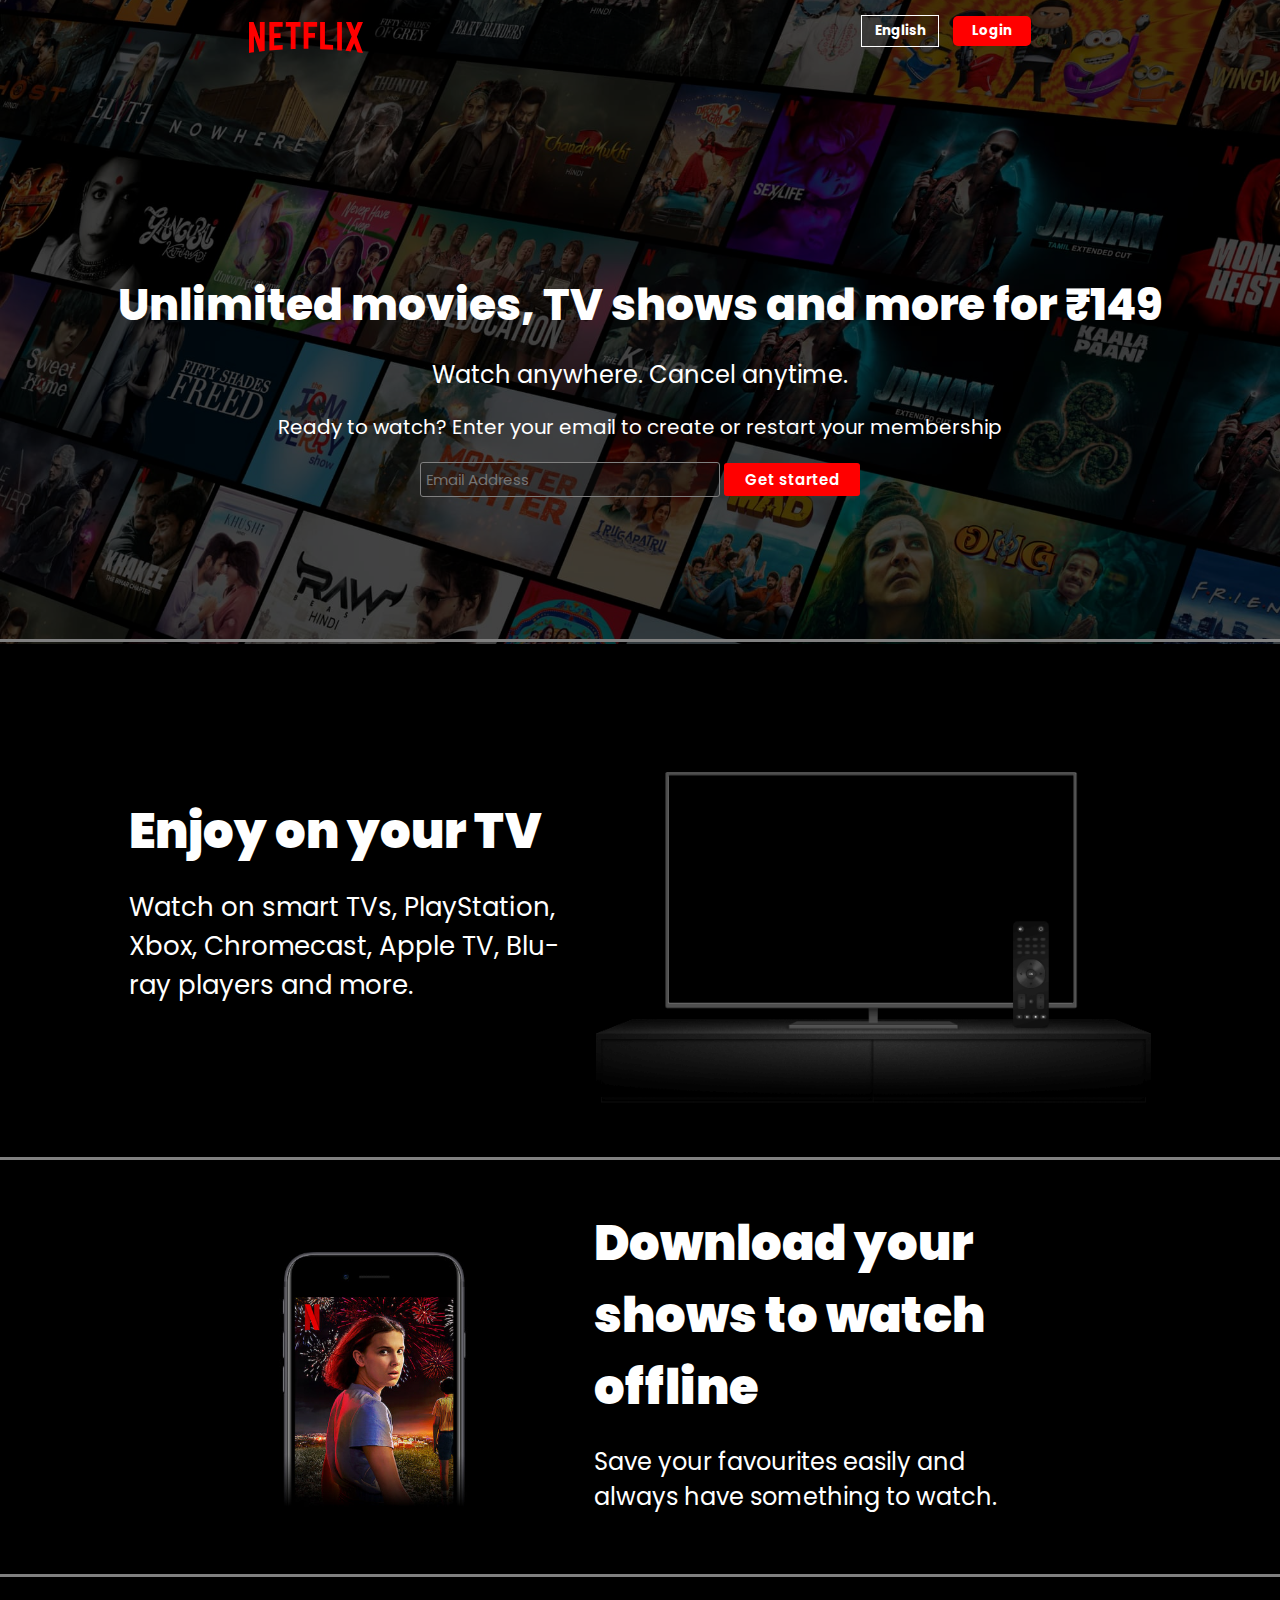
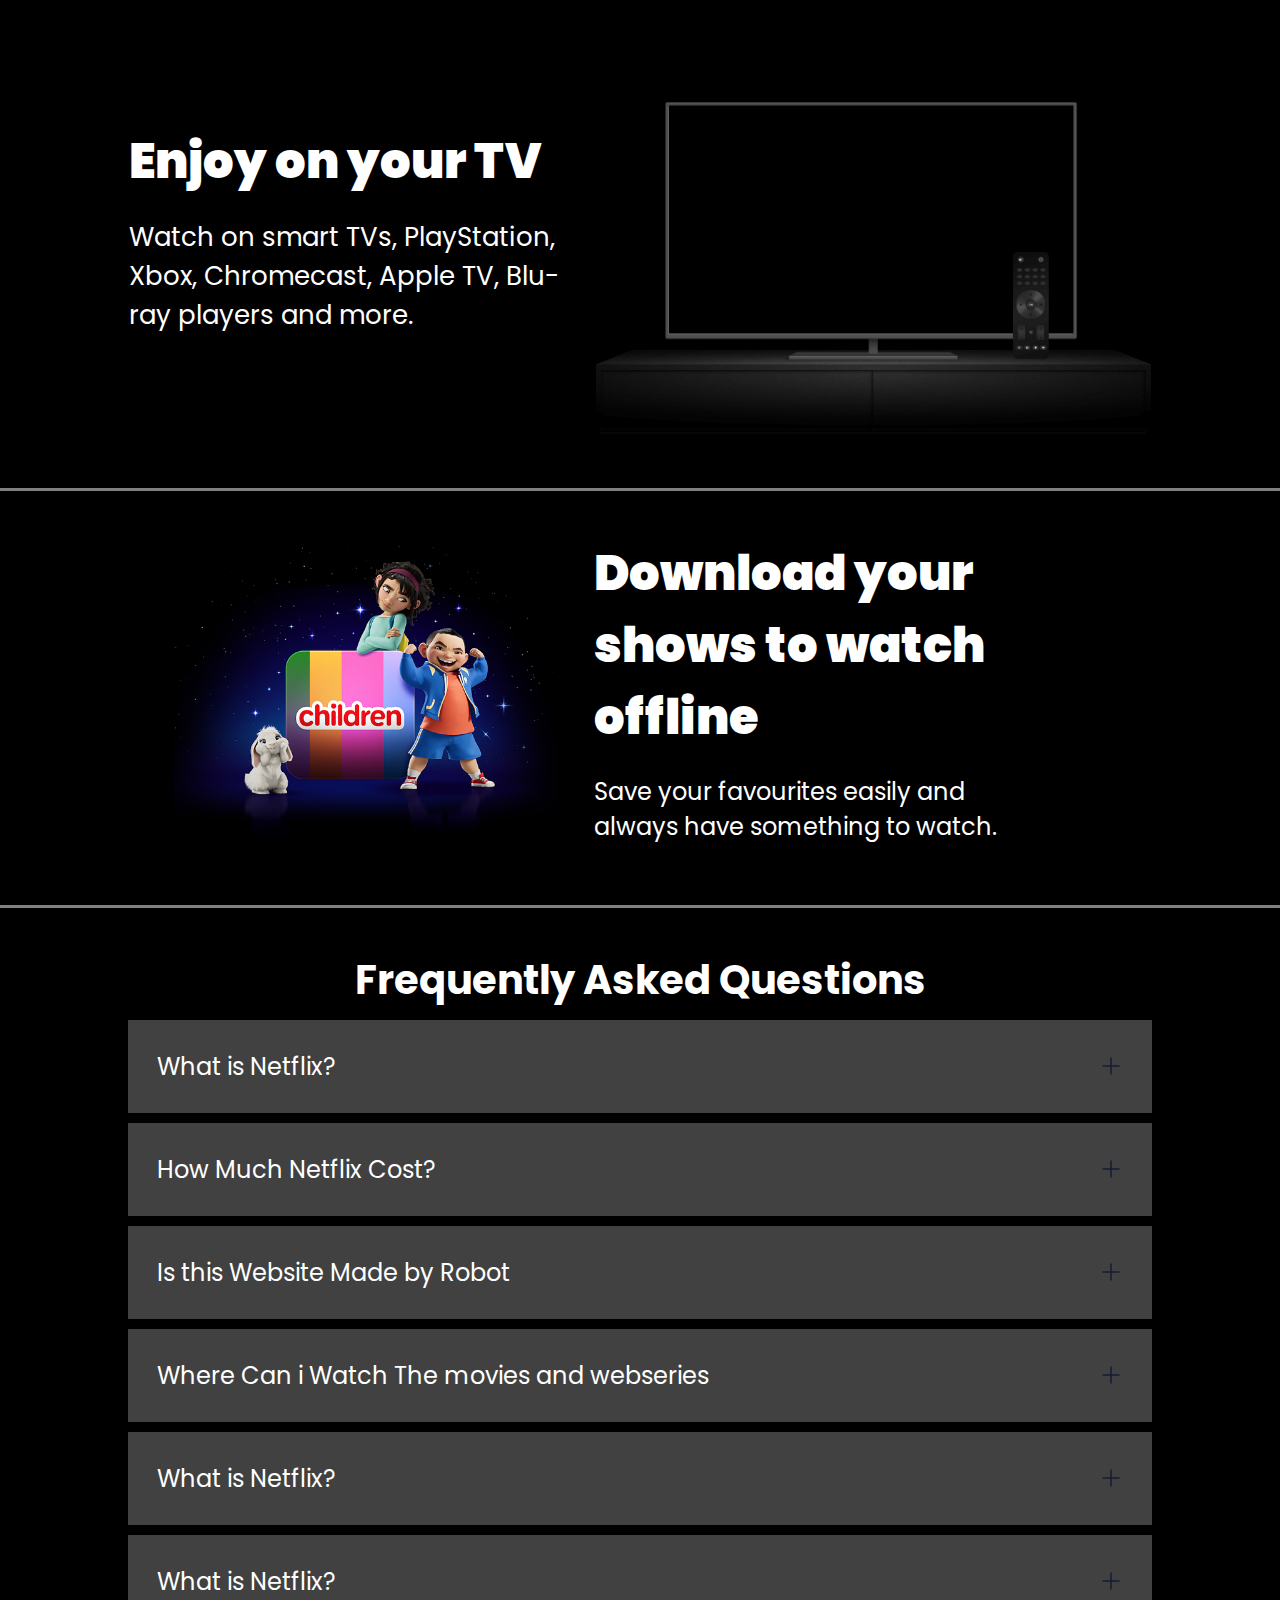
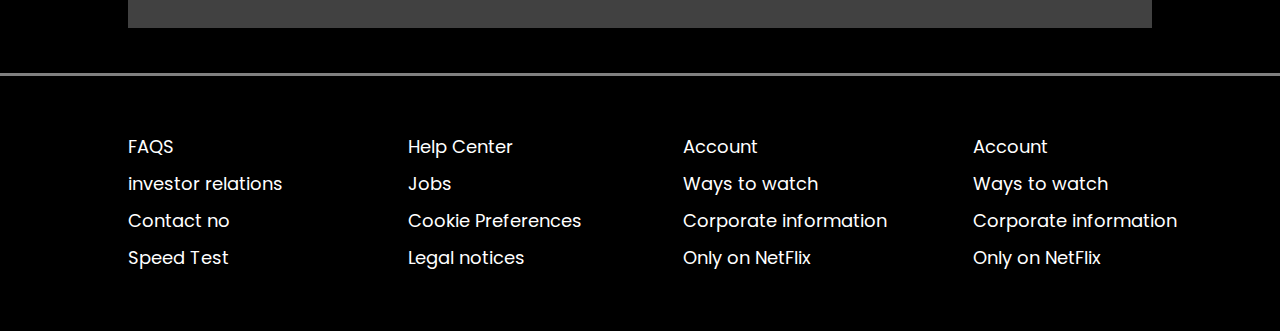
<file: index.html>
<!DOCTYPE html>
<html lang="en">

<head>
    <meta charset="UTF-8">
    <meta name="viewport" content="width=device-width, initial-scale=1.0">
    <title>NetFlix</title>
    <link rel="stylesheet" href="style.css">
</head>

<body>

    <div class="main">
        <nav>
            <span><img width=" 100px" src="img/logon.svg" alt=""></span>
            <div class="div">
                <button class="btn">English</button>
                <button class="redbtn">Login</button>
            </div>
        </nav>
        <div class="box">
        </div>
        <div class="hero">
            <span>Unlimited movies, TV shows and more for ₹149</span>
            <span>Watch anywhere. Cancel anytime.</span>
            <span>Ready to watch? Enter your email to create or restart your membership</span>
            <div class="boton">
                <input type="text" placeholder="Email Address">
                <button class="redsm">Get started</button>
            </div>
        </div>

        <div class="seperation">

        </div>

    </div>
    <section class="first">
        <div class="subtext">
            <div>Enjoy on your TV</div>
            <span> Watch on smart TVs, PlayStation, Xbox, Chromecast, Apple TV, Blu-ray players and more.</span>
        </div>
        <div class="subimg">
            <img class="tvki" src="img/tv.png" alt="">
            <video src="https://assets.nflxext.com/ffe/siteui/acquisition/ourStory/fuji/desktop/video-tv-in-0819.m4v"
                autoplay loop muted></video>

        </div>

    </section>
    <div class="sep">

    </div>

    <section class="first second">
        <div class="subimg">
            <img src="img/mobile.jpg" alt="">


        </div>
        <div class="subtext">
            <div>Download your shows to watch offline</div>
            <span> Save your favourites easily and always have something to watch.</span>
        </div>


    </section>
    <div class="sep">

    </div>
    <section class="first">
        <div class="subtext">
            <div>Enjoy on your TV</div>
            <span> Watch on smart TVs, PlayStation, Xbox, Chromecast, Apple TV, Blu-ray players and more.</span>
        </div>
        <div class="subimg">
            <img class="tvki" src="img/tv.png" alt="">
            <video src="https://assets.nflxext.com/ffe/siteui/acquisition/ourStory/fuji/desktop/video-tv-in-0819.m4v"
                autoplay loop muted></video>

        </div>

    </section>
    <div class="sep">

    </div>
    <section class="first second">
        <div class="subimg">
            <img src="img/baccha.png" alt="">


        </div>
        <div class="subtext">
            <div>Download your shows to watch offline</div>
            <span> Save your favourites easily and always have something to watch.</span>
        </div>


    </section>
    <div class="sep">

    </div>
    <section id="sec1" class="faqs">
        <h2>Frequently Asked Questions</h2>
        <div class="fbox">
            <span>What is Netflix?</span>
            <svg width="24" height="24" viewBox="0 0 24 24" fill="white" xmlns="http://www.w3.org/2000/svg">
                <path d="M12 4V20" stroke="#141B34" stroke-width="1.5" stroke-linecap="round" stroke-linejoin="round" />
                <path d="M4 12H20" stroke="#141B34" stroke-width="1.5" stroke-linecap="round" stroke-linejoin="round" />
            </svg>

        </div>
        <div class="fbox">
            <span>How Much Netflix Cost?</span>
            <svg width="24" height="24" viewBox="0 0 24 24" fill="white" xmlns="http://www.w3.org/2000/svg">
                <path d="M12 4V20" stroke="#141B34" stroke-width="1.5" stroke-linecap="round" stroke-linejoin="round" />
                <path d="M4 12H20" stroke="#141B34" stroke-width="1.5" stroke-linecap="round" stroke-linejoin="round" />
            </svg>

        </div>
        <div class="fbox">
            <span>Is this Website Made by Robot </span>
            <svg width="24" height="24" viewBox="0 0 24 24" fill="white" xmlns="http://www.w3.org/2000/svg">
                <path d="M12 4V20" stroke="#141B34" stroke-width="1.5" stroke-linecap="round" stroke-linejoin="round" />
                <path d="M4 12H20" stroke="#141B34" stroke-width="1.5" stroke-linecap="round" stroke-linejoin="round" />
            </svg>

        </div>
        <div class="fbox">
            <span>Where Can i Watch The movies and webseries</span>
            <svg width="24" height="24" viewBox="0 0 24 24" fill="white" xmlns="http://www.w3.org/2000/svg">
                <path d="M12 4V20" stroke="#141B34" stroke-width="1.5" stroke-linecap="round" stroke-linejoin="round" />
                <path d="M4 12H20" stroke="#141B34" stroke-width="1.5" stroke-linecap="round" stroke-linejoin="round" />
            </svg>

        </div>
        <div class="fbox">
            <span>What is Netflix?</span>
            <svg width="24" height="24" viewBox="0 0 24 24" fill="white" xmlns="http://www.w3.org/2000/svg">
                <path d="M12 4V20" stroke="#141B34" stroke-width="1.5" stroke-linecap="round" stroke-linejoin="round" />
                <path d="M4 12H20" stroke="#141B34" stroke-width="1.5" stroke-linecap="round" stroke-linejoin="round" />
            </svg>

        </div>
        <div class="fbox">
            <span>What is Netflix?</span>
            <svg width="24" height="24" viewBox="0 0 24 24" fill="white" xmlns="http://www.w3.org/2000/svg">
                <path d="M12 4V20" stroke="#141B34" stroke-width="1.5" stroke-linecap="round" stroke-linejoin="round" />
                <path d="M4 12H20" stroke="#141B34" stroke-width="1.5" stroke-linecap="round" stroke-linejoin="round" />
            </svg>

        </div>
    </section>
    <div class="sep">

    </div>
    <footer>
        <div class="footer-item">
            <a href="#sec1">FAQS</a>
            <a href="#sec1">investor relations </a>
            <a href="#sec1">Contact no </a>
            <a href="#sec1">Speed Test</a>

        </div>
        <div class="footer-item">
            <a href="#sec1">Help Center</a>
            <a href="#sec1">Jobs</a>
            <a href="#sec1">Cookie Preferences</a>
            <a href="#sec1">Legal notices</a>

        </div>
        <div class="footer-item">
            <a href="#sec1">Account</a>
            <a href="#sec1">Ways to watch</a>
            <a href="#sec1">Corporate information</a>
            <a href="#sec1">Only on NetFlix</a>

        </div>
        <div class="footer-item">
            <a href="#sec1">Account</a>
            <a href="#sec1">Ways to watch</a>
            <a href="#sec1">Corporate information</a>
            <a href="#sec1">Only on NetFlix</a>

        </div>
    </footer>


</body>

</html>
</file>
<file: style.css>
@import url('https://fonts.googleapis.com/css2?family=Poppins:ital,wght@0,100;0,200;0,300;0,400;0,500;0,600;0,700;0,800;0,900;1,100;1,200;1,300;1,400;1,500;1,600;1,700;1,800;1,900&display=swap');

* {
    margin: 0;
    padding: 0;
    box-sizing: border-box;
    font-family: "Poppins", sans-serif;
}

body {
    background-color: black;
}

.main {
    position: relative;
    background-image: url("img/bg.jpg");
    background-position: center center;
    background-size: max(1200px, 100vw);
    /* height: 80vh; */
    height: max(644px);

    /* position: relative; */
}

.main .box {
    position: absolute;
    /* position: absolute; */
    height: 644px;
    width: 100%;
    opacity: 0.65;
    top: 0;
    background-color: black;



}

nav {
    /* max-width: 77vw; */
    display: flex;
    flex-direction: row;
    /* margin: auto; */
    top: 6px;
    /* gap: 38vw; */
    justify-content: space-around;
    align-content: center;
    align-items: center;
    height: 62px;

}

nav button {
    position: relative;
    z-index: 100;
}

nav img {
    position: relative;
    top: 10px;
    z-index: 100;
    color: red;
    width: 114px;

}

.hero {
    position: absolute;
    height: 100%;
    width: 100%;
    display: flex;
    flex-direction: column;
    align-items: center;
    justify-content: center;
    gap: 20px;
    color: white;
    text-align: center;
    padding: 27px;


}

.hero>:first-child {
    font-family: "Poppins", sans-serif;
    font-weight: 750;
    font-size: 44px;

}

.hero>:nth-child(2) {
    font-family: "Poppins", sans-serif;
    font-size: 24px;
    font-weight: 400;
}

.hero>:nth-child(3) {
    font-family: "Poppins", sans-serif;
    font-size: 20px;
    font-weight: 400;
}

.seperation {

    position: relative;
    height: 3px;
    top: 577px;
    z-index: 20;
    background-color: grey;
}

.btn {
    width: 78px;
    margin-right: 10px;
    border: none;
    padding: 5px 8px;
    font-weight: bold;
    background-color: rgb(23, 23, 23, 0.1);
    color: white;
    border: .5px solid white;
}





.redbtn {
    width: 78px;
    border: none;
    padding: 5px 8px;
    font-weight: bold;
    background-color: red;
    color: white;
    border-radius: 5px;
}

.main input {
    border: none;
    padding: 5px;

    font-size: 15px;
    border-radius: 3px;


}

.hero input {
    width: 300px;
    background-color: rgba(23, 23, 23, 0.3);
    border: 1px solid grey;
    color-scheme: white;
    color: white;

}

.redsm {
    border: none;
    padding: 5px;
    width: 136px;
    font-size: 15px;
    background-color: red;
    color: white;
    font-weight: 600;
    border-radius: 3px;
}

section {

    display: flex;
    flex-direction: row;
    justify-content: center;
    align-items: center;
    align-content: center;
    gap: 1.5vw;
    padding-top: 5vh;
    padding-bottom: 5vh;
}

.first {

    height: fit-content;
    width: 100%;
    color: white;
    flex-wrap: wrap;

}

.first .subtext {

    display: flex;
    flex-direction: column;
    /* border: 2px solid red; */
    gap: 20px;

}

.subtext div {
    text-align: left;
    font-family: "Poppins", sans-serif;
    max-width: 40vw;
    font-size: 48px;
    font-weight: 900;
}

.subtext span {
    text-align: left;
    font-family: "Poppins", sans-serif;
    font-size: 26px;
    max-width: 35vw;
    font-weight: 400;
}

.first .subimg {

    position: relative;

    /* border: 2px solid blue; */

    /* max-width: 50vw; */
}

/* .first .subimg video {
    position: relative;
    z-index: 200;
    top: 10vh;
  
    max-width: 28vw;
} */

.tvki {
    position: relative;
    /* height: 80vh; */
    width: 555px;
    z-index: 3000;

}

.first .subimg video {
    /* margin: 30px; */
    position: absolute;
    /* top: auto;
    bottom: 180px; */
    /* 
    left: 120px; */

    top: 51px;
    right: 0px;
    /* width: 27vw; */

}

.sep {
    position: absolute;
    height: 3px;
    width: 100%;
    background-color: grey;
}

.second {
    height: fit-content;
    gap: 20px;
    padding-top: 50px;
    padding-bottom: 60px;
}



.second .subtext div {
    /* max-width: 550px; */
    font-size: 48px;
}

.second .subtext span {
    /* max-width: 400px; */
    font-size: 24px;
}

.second .subimg img {
    max-height: 300px;

}

.faqs {
    display: flex;
    flex-direction: column;
    gap: 10px;
    color: white;
}

.faqs h2 {
    font-size: 40px;
}

.fbox {
    display: flex;
    flex-direction: row;
    width: 80vw;
    height: fit-content;
    justify-content: space-between;
    background-color: #414141;
    color: white;
    font-size: 24px;
    align-items: center;
    padding: 29px;
}

.fbox:hover {
    background-color: #606060;
}

footer {
    padding: 60px 60px 60px 60px;
    display: grid;
    grid-template-columns: 1fr 1fr 1fr 1fr;
    color: white;


    justify-content: center;
    justify-items: center;
    align-items: center;
    align-content: center;
    text-decoration: none;
}

.footer-item a {
    text-decoration: none;
    color: white;
}

.footer-item {
    display: flex;
    flex-direction: column;
    height: fit-content;
    gap: 10px;
    font-size: 18px;
    text-decoration: none;
    color: white;
}


@media (max-width:990px) {

    section .subtext {
        max-width: 80vw;
    }

    section {
        display: flex;
        flex-direction: column;
    }

    section .subimg {

        max-width: 100vw;
    }

    section .subimg img {

        width: 300px;
    }

    section .subimg video {
        width: 200px;
        right: 0px;
        left: 51px;
        /* right: 0px; */
    }

    section .subtext div {
        max-width: 80vw;
    }

    section .subtext span {
        max-width: 80vw;
    }

    .faqs h2 {
        font-size: 25px;
        text-align: center;
    }

    footer {
        grid-template-columns: 1fr 1fr;
    }

    .hero>:first-child {
        font-size: 30px;
    }
}

/* @media (max-width:720px) { */
</file>
